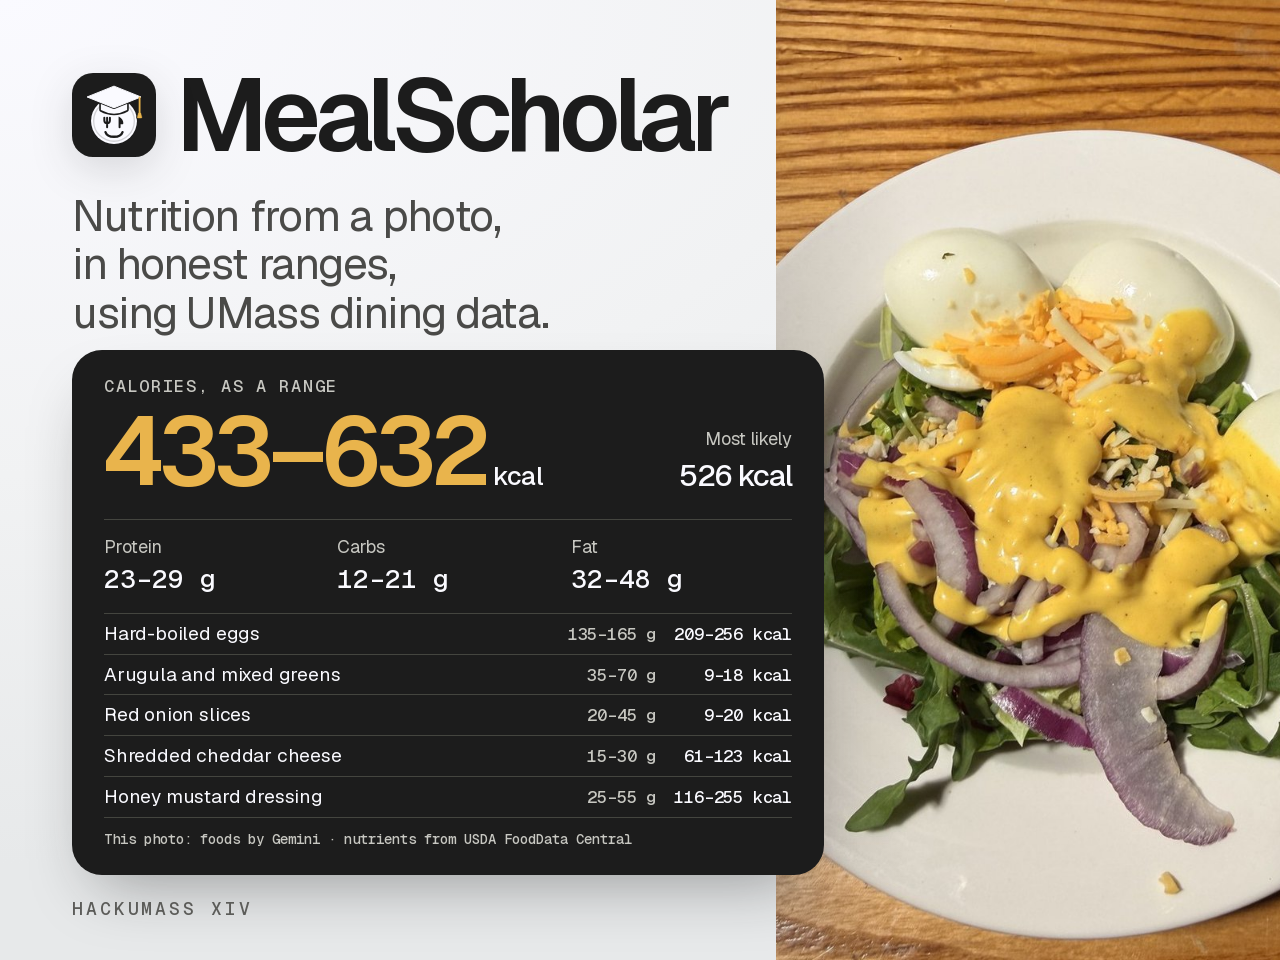
<file: brand/devpost-thumbnail.html>
<!doctype html>
<html lang="en">
<head>
<meta charset="utf-8">
<title>MealScholar — Devpost thumbnail</title>
<!-- Source for devpost-thumbnail.png. Render at a 1440x960 viewport with device scale factor 1.25 and save the 3:2 PNG
     (Devpost: JPG, PNG or GIF, 5 MB max). Every number is the app's real result for devpost-thumbnail-photo.jpg,
     recorded in devpost-thumbnail-result.json (mealscholar analyze --json, no location). -->
<style>
@font-face { font-family: Geist; src: url(../web/fonts/geist.woff2) format("woff2"); font-weight: 100 900; }
@font-face { font-family: "Geist Mono"; src: url(../web/fonts/geist-mono.woff2) format("woff2"); font-weight: 100 900; }
:root { --ink: #1C1C1C; --ink-2: #4A4A48; --label: #5C5C59; --paper: #FAFAFF; --card-muted: #C7C7C1; --card-line: #44453F; --gold: #E9B44C; }
* { box-sizing: border-box; margin: 0; padding: 0; }
html, body { width: 1440px; height: 960px; overflow: hidden; }
body { position: relative; font-family: Geist, sans-serif; color: var(--ink); -webkit-font-smoothing: antialiased;
  background: radial-gradient(110% 90% at 0% 0%, #FAFAFF 0%, #F1F2F3 55%, #E7E9EA 100%); }
.photo { position: absolute; right: 0; top: 0; width: 664px; height: 960px; background: url(devpost-thumbnail-photo.jpg) center / cover; }
.photo::after { content: ""; position: absolute; inset: 0; background: linear-gradient(90deg, rgba(28,28,28,.12), transparent 20%); }
.copy { position: absolute; left: 72px; top: 64px; width: 728px; }
.lockup { display: flex; align-items: center; gap: 20px; }
.mark { width: 84px; height: 84px; flex: none; filter: drop-shadow(0 12px 20px rgba(28,28,28,.14)); }
.name { font-size: 102px; font-weight: 600; letter-spacing: -0.06em; line-height: 1; }
.tagline { margin-top: 26px; font-size: 44px; line-height: 1.1; font-weight: 400; letter-spacing: -0.03em; color: var(--ink-2); }
.card { position: absolute; left: 72px; top: 350px; width: 752px; padding: 28px 32px 26px; border-radius: 30px; background: var(--ink); color: var(--paper);
  box-shadow: 0 30px 64px -24px rgba(28,28,28,.4); }
.head { display: grid; grid-template-columns: 1fr auto; align-items: end; gap: 16px; }
.eyebrow { font: 500 17px/1 "Geist Mono", monospace; letter-spacing: .1em; text-transform: uppercase; color: var(--card-muted); }
.kcal { margin-top: 8px; font-size: 26px; font-weight: 500; letter-spacing: -0.02em; line-height: 1; white-space: nowrap; }
.kcal b { font-size: 96px; font-weight: 600; letter-spacing: -0.055em; color: var(--gold); }
.likely { padding-bottom: 4px; font-size: 18px; line-height: 1.3; color: var(--card-muted); text-align: right; }
.likely b { display: block; margin-top: 6px; font-size: 30px; font-weight: 500; letter-spacing: -0.03em; color: var(--paper); }
.macros { list-style: none; display: grid; grid-template-columns: repeat(3, 1fr); gap: 12px; margin-top: 20px; padding-top: 16px; border-top: 1px solid var(--card-line); }
.macros li { font-size: 18px; line-height: 1.2; color: var(--card-muted); }
.macros b { display: block; margin-top: 6px; font: 500 26px/1.2 "Geist Mono", monospace; color: var(--paper); }
.foods { list-style: none; margin-top: 18px; border-top: 1px solid var(--card-line); }
.foods li { display: grid; grid-template-columns: minmax(0, 1fr) 112px 124px; align-items: baseline; gap: 12px; padding: 8px 0; border-bottom: 1px solid var(--card-line); font-size: 19px; line-height: 1.25; letter-spacing: -0.01em; }
.foods .g, .foods .k { font: 500 17px/1.2 "Geist Mono", monospace; text-align: right; white-space: nowrap; }
.foods .g { color: var(--card-muted); }
.source { margin-top: 12px; font: 500 14px/1.4 "Geist Mono", monospace; color: var(--card-muted); }
.event { position: absolute; left: 72px; bottom: 42px; font: 500 18px/1 "Geist Mono", monospace; letter-spacing: .16em; text-transform: uppercase; color: var(--label); }
</style>
</head>
<body>
<div class="photo" role="img" aria-label="A dining hall salad: hard-boiled eggs, greens, red onion, cheddar and honey mustard dressing"></div>
<section class="copy">
  <div class="lockup"><img class="mark" src="mark.svg" alt=""><span class="name">MealScholar</span></div>
  <p class="tagline">Nutrition from a photo,<br>in honest ranges,<br>using UMass dining data.</p>
</section>
<article class="card">
  <div class="head">
    <div>
      <p class="eyebrow">Calories, as a range</p>
      <p class="kcal"><b>433–632</b> kcal</p>
    </div>
    <p class="likely">Most likely<b>526 kcal</b></p>
  </div>
  <ul class="macros">
    <li><span>Protein</span><b>23–29 g</b></li>
    <li><span>Carbs</span><b>12–21 g</b></li>
    <li><span>Fat</span><b>32–48 g</b></li>
  </ul>
  <ul class="foods">
      <li><span class="n">Hard-boiled eggs</span><span class="g">135–165 g</span><span class="k">209–256 kcal</span></li>
      <li><span class="n">Arugula and mixed greens</span><span class="g">35–70 g</span><span class="k">9–18 kcal</span></li>
      <li><span class="n">Red onion slices</span><span class="g">20–45 g</span><span class="k">9–20 kcal</span></li>
      <li><span class="n">Shredded cheddar cheese</span><span class="g">15–30 g</span><span class="k">61–123 kcal</span></li>
      <li><span class="n">Honey mustard dressing</span><span class="g">25–55 g</span><span class="k">116–255 kcal</span></li>
  </ul>
  <p class="source">This photo: foods by Gemini · nutrients from USDA FoodData Central</p>
</article>
<p class="event">HackUMass XIV</p>
</body>
</html>
</file>
